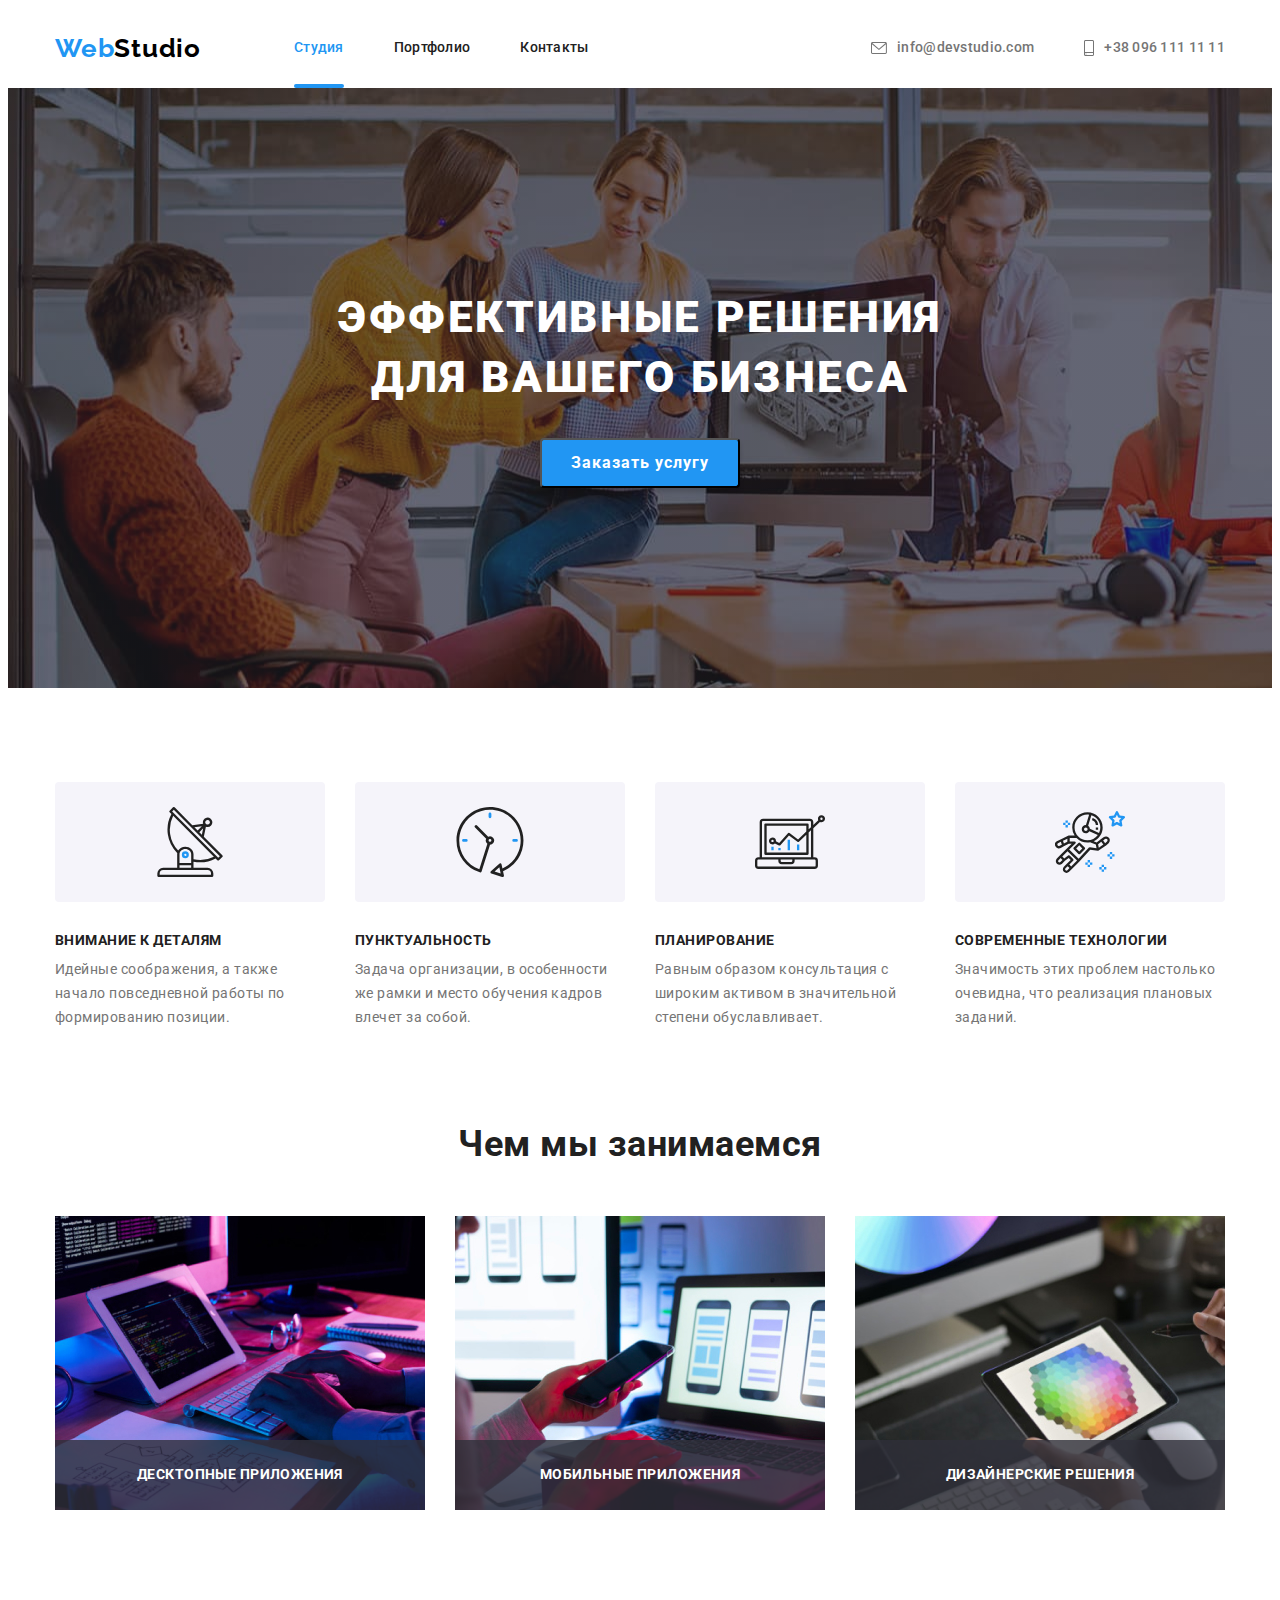
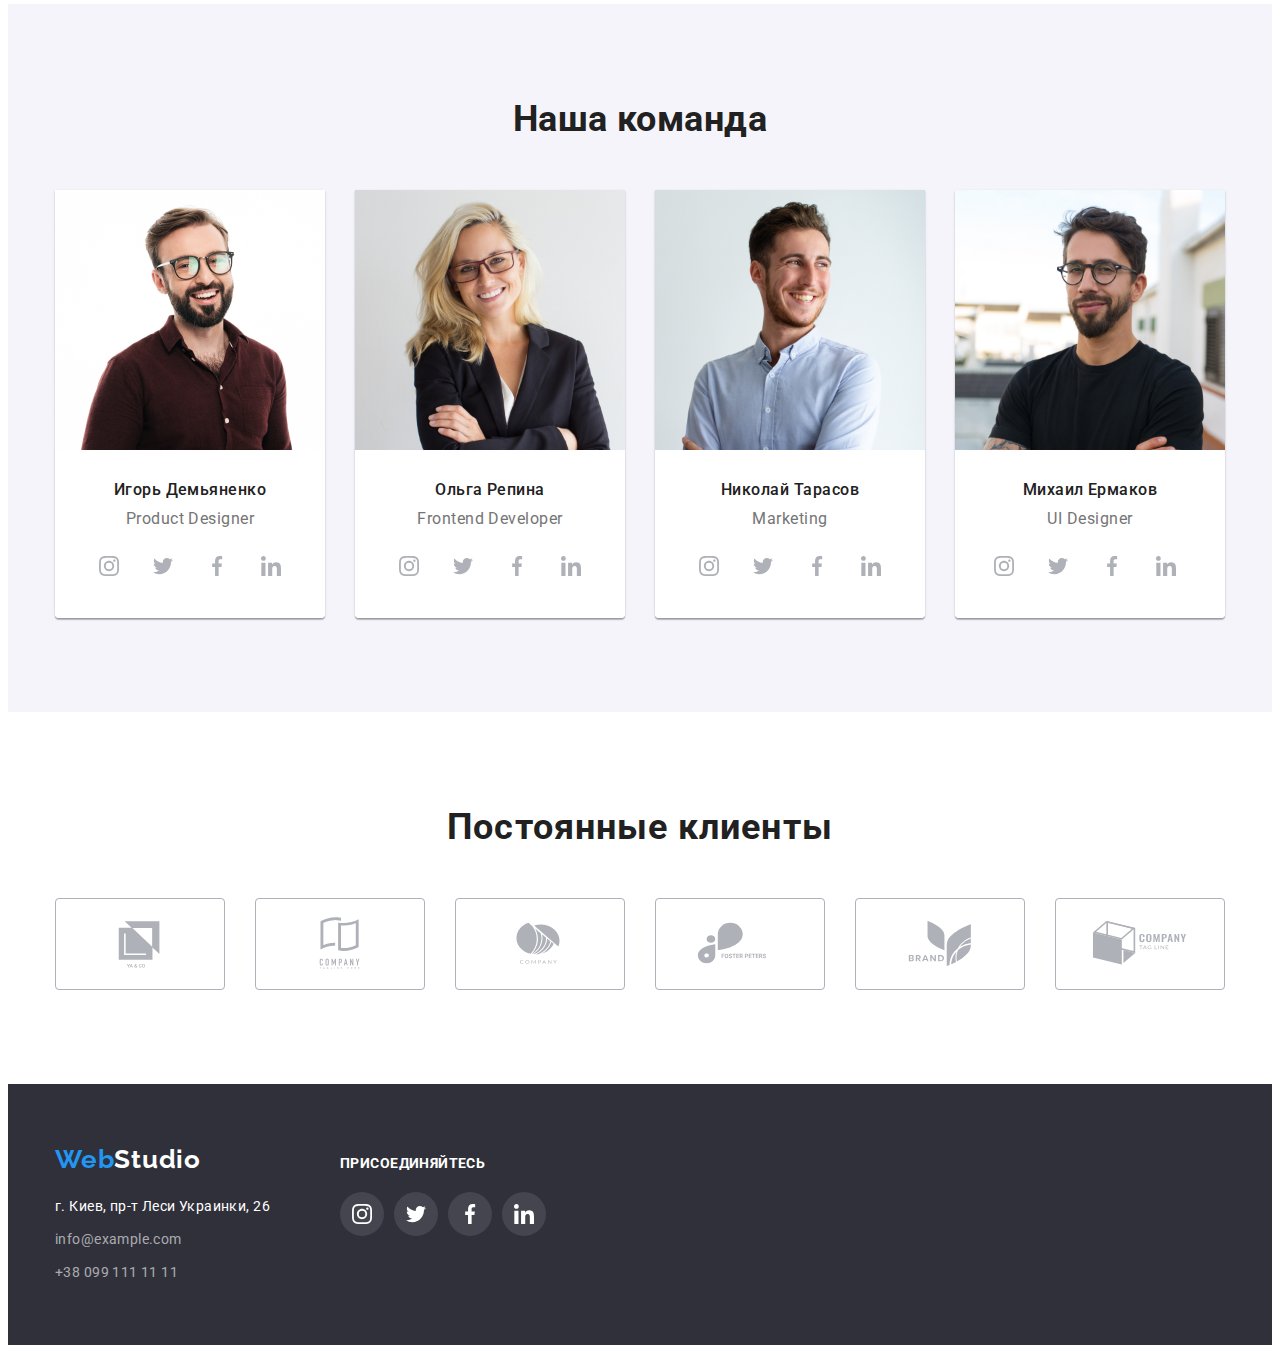
<file: index.html>
<!DOCTYPE html>
<html lang="ru">
  <head>
    <meta charset="UTF-8" />
    <meta http-equiv="X-UA-Compatible" content="IE=edge" />
    <meta name="viewport" content="width=device-width, initial-scale=1.0" />
    <title>Document</title>
    <link
      href="https://fonts.googleapis.com/css2?family=Raleway:wght@700&family=Roboto:wght@400;500;700;900&display=swap"
      rel="stylesheet"
    />
    <link
      rel="stylesheet"
      href="https://cdnjs.cloudflare.com/ajax/libs/modern-normalize/1.1.0/modern-normalize.min.css"
      integrity="sha512-wpPYUAdjBVSE4KJnH1VR1HeZfpl1ub8YT/NKx4PuQ5NmX2tKuGu6U/JRp5y+Y8XG2tV+wKQpNHVUX03MfMFn9Q=="
      crossorigin="anonymous"
      referrerpolicy="no-referrer"
    />
    <link rel="stylesheet" href="./css/styles.css" />
  </head>
  <body>
    <!--header-->
    <header>
      <div class="container header-div">
        <a href="./index.html" class="logo"
          >Web<span class="logo-accent">Studio</span>
        </a>
        <nav class="header-nav">
          <ul class="site-nav list">
            <li class="site-nav-item">
              <a href="./index.html" class="link-nav current">Студия</a>
            </li>
            <li class="site-nav-item">
              <a href="./portfolio.html" class="link-nav">Портфолио</a>
            </li>
            <li class="site-nav-item">
              <a href="/" class="link-nav">Контакты</a>
            </li>
          </ul>
        </nav>

        <ul class="site-nav list adress-nav">
          <li class="site-nav-item">
            <a href="mailto:info@devstudio.com" class="link-nav">
              <svg class="svg-nav" width="16" height="12">
                <use href="./images/symbol-defs.svg#icon-envelope"></use>
              </svg>
              info@devstudio.com</a>
          </li>
          <li class="site-nav-item">
            <a href="tel:+380961111111" class="link-nav">
              <svg class="svg-nav" width="10" height="16">
                <use href="./images/symbol-defs.svg#icon-smartphone"></use>
              </svg>
              +38 096 111 11 11</a>
          </li>
        </ul>
      </div>
    </header>

    <main>
      <!--hero-->
      <section class="hero">
        <div class="container">
          <h1 class="hero-title">
            Эффективные решения <br />
            для вашего бизнеса
          </h1>
          <button class="button" data-modal-open>Заказать услугу</button>
        </div>
      </section>

      <!--Характеристики-->

      <section class="about">
        <div class="container">
          <h2 class="visually-hidden">Характеристики</h2>
          <ul class="about-list list">
            <li class="about-item">
              <div class="about-logo">
                <svg class="about-icons">
                  <use href="./images/symbol-defs.svg#icon-antenna"></use>
                </svg>
              </div>
              <h3 class="about-title">Внимание к деталям</h3>
              <p class="about-description">
                Идейные соображения, а также начало повседневной работы по
                формированию позиции.
              </p>
            </li>
            <li class="about-item">
              <div class="about-logo">
                <svg class="about-icons">
                  <use href="./images/symbol-defs.svg#icon-clock"></use>
                </svg>
              </div>
              <h3 class="about-title">Пунктуальность</h3>
              <p class="about-description">
                Задача организации, в особенности же рамки и место обучения
                кадров влечет за собой.
              </p>
            </li>
            <li class="about-item">
              <div class="about-logo">
                <svg class="about-icons">
                  <use href="./images/symbol-defs.svg#icon-diagram"></use>
                </svg>
              </div>
              <h3 class="about-title">Планирование</h3>
              <p class="about-description">
                Равным образом консультация с широким активом в значительной
                степени обуславливает.
              </p>
            </li>
            <li class="about-item">
              <div class="about-logo">
                <svg class="about-icons">
                  <use href="./images/symbol-defs.svg#icon-astronaut"></use>
                </svg>
              </div>
              <h3 class="about-title">Современные технологии</h3>
              <p class="about-description">
                Значимость этих проблем настолько очевидна, что реализация
                плановых заданий.
              </p>
            </li>
          </ul>
        </div>
      </section>

      <!--Занятия-->
      <section class="work">
        <div class="container">
          <h2 class="work-title">Чем мы занимаемся</h2>
          <ul class="work-list list">
            <li class="work-list-item">
              <img src="./images/hands.jpg" alt="Набор текста" width="370" />
              <h3 class="work-description">Десктопные приложения</h3>
            </li>

            <li class="work-list-item">
              <img
                src="./images/phone.jpg"
                alt="Оптимизация на телефоне"
                width="370"
              />
              <h3 class="work-description">Мобильные приложения</h3>
            </li>

            <li class="work-list-item">
              <img src="./images/colour.jpg" alt="Цветорая гамма" width="370" />
              <h3 class="work-description">Дизайнерские решения</h3>
            </li>
          </ul>
        </div>
      </section>

      <!--Команда-->
      <section class="team">
        <div class="container">
          <h2 class="team-title">Наша команда</h2>
          <ul class="team-list list">
            <li class="team-item">
              <img
                src="./images/igor.jpg"
                alt="Игорь Демьяненко"
                width="270"
                class="img"/>
              <div class="about-team">
                <h3 class="team-name">Игорь Демьяненко</h3>
                <p class="team-work">Product Designer</p>
                <ul class="team-soc list">
                  <li class="team-soc-item">
                    <a href="" class="team-soc-link">
                      <svg class="team-svg" width="20" height="20">
                        <use href="./images/symbol-defs.svg#icon-instagram-footer"></use>
                      </svg>
                    </a>
                  </li>
                  <li class="team-soc-item">
                    <a href="" class="team-soc-link">
                      <svg class="team-svg" width="20" height="20">
                        <use href="./images/symbol-defs.svg#icon-twitter"></use>
                      </svg>
                    </a>
                  </li>
                  <li class="team-soc-item">
                    <a href="" class="team-soc-link">
                      <svg class="team-svg" width="20" height="20">
                        <use href="./images/symbol-defs.svg#icon-facebook"></use>
                      </svg>
                    </a>
                  </li>
                  <li class="team-soc-item">
                    <a href="" class="team-soc-link">
                      <svg class="team-svg" width="20" height="20">
                        <use href="./images/symbol-defs.svg#icon-linkedin"></use>
                      </svg>
                    </a>
                  </li>
                </ul>
              </div>
            </li>
            <li class="team-item">
              <img
                src="./images/olha.jpg"
                alt="Ольга Репина"
                width="270"
                class="img" />
             
              <div class="about-team">
                <h3 class="team-name">Ольга Репина</h3>
                <p class="team-work">Frontend Developer</p>
                <ul class="team-soc list">
                  <li class="team-soc-item">
                    <a href="" class="team-soc-link">
                      <svg class="team-svg" width="20" height="20">
                        <use href="./images/symbol-defs.svg#icon-instagram-footer"></use>
                      </svg>
                    </a>
                    </a>
                  </li>
                  <li class="team-soc-item">
                    <a href="" class="team-soc-link">
                      <svg class="team-svg" width="20" height="20">
                        <use href="./images/symbol-defs.svg#icon-twitter"></use>
                      </svg>
                    </a>
                  </li>
                  <li class="team-soc-item">
                    <a href="" class="team-soc-link">
                      <svg class="team-svg" width="20" height="20">
                        <use href="./images/symbol-defs.svg#icon-facebook"></use>
                      </svg>
                    </a>
                  </li>
                  <li class="team-soc-item">
                    <a href="" class="team-soc-link">
                      <svg class="team-svg" width="20" height="20">
                        <use href="./images/symbol-defs.svg#icon-linkedin"></use>
                      </svg>
                    </a>
                  </li>
                </ul>
              </div>
            </li>
            <li class="team-item">
              <img
                src="./images/nikolai.jpg"
                alt="Николай Тарасов"
                width="270"
                class="img"
              />
              <div class="about-team">
                <h3 class="team-name">Николай Тарасов</h3>
                <p class="team-work">Marketing</p>
                <ul class="team-soc list">
                  <li class="team-soc-item">
                    <a href="" class="team-soc-link">
                      <svg class="team-svg" width="20" height="20">
                        <use href="./images/symbol-defs.svg#icon-instagram-footer"></use>
                      </svg>
                    </a>
                  </li>
                  <li class="team-soc-item">
                    <a href="" class="team-soc-link">
                      <svg class="team-svg" width="20" height="20">
                        <use href="./images/symbol-defs.svg#icon-twitter"></use>
                      </svg>
                    </a>
                  </li>
                  <li class="team-soc-item">
                    <a href="" class="team-soc-link">
                      <svg class="team-svg" width="20" height="20">
                        <use href="./images/symbol-defs.svg#icon-facebook"></use>
                      </svg>
                    </a>
                  </li>
                  <li class="team-soc-item">
                    <a href="" class="team-soc-link">
                      <svg class="team-svg" width="20" height="20">
                        <use href="./images/symbol-defs.svg#icon-linkedin"></use>
                      </svg>
                    </a>
                  </li>
                </ul>
              </div>
            </li>
            <li class="team-item">
              <img src="./images/mykhailo.jpg" alt="Михаил Ермаков" width="270"
                class="img"/>
              <div class="about-team">
                <h3 class="team-name">Михаил Ермаков</h3>
                <p class="team-work">UI Designer</p>
                <ul class="team-soc list">
                  <li class="team-soc-item">
                    <a href="" class="team-soc-link">
                      <svg class="team-svg" width="20" height="20">
                        <use href="./images/symbol-defs.svg#icon-instagram-footer"></use>
                      </svg>
                    </a>
                  </li>
                  <li class="team-soc-item">
                    <a href="" class="team-soc-link">
                      <svg class="team-svg" width="20" height="20">
                        <use href="./images/symbol-defs.svg#icon-twitter"></use>
                      </svg>
                    </a>
                  </li>
                  <li class="team-soc-item">
                    <a href="" class="team-soc-link">
                      <svg class="team-svg" width="20" height="20">
                        <use href="./images/symbol-defs.svg#icon-facebook"></use>
                      </svg>
                    </a>
                  </li>
                  <li class="team-soc-item">
                    <a href="" class="team-soc-link">
                      <svg class="team-svg" width="20" height="20">
                        <use href="./images/symbol-defs.svg#icon-linkedin"></use>
                      </svg>
                    </a>
                  </li>
                  <li class="team-soc-item">
                    <a href=""></a>
                  </li>
                </ul>
              </div>
            </li>
          </ul>
        </div>
      </section>

      <!-- CLIENTS -->
      <section class="clients-section">
        <div class="container">
          <h2 class="clients">Постоянные клиенты</h2>
          <ul class="clients-logo list">
            <li class="clients-list">
              <a href="" class="clients-item">
                <svg class="logo-company">
                  <use href="./images/symbol-defs.svg#icon-logo1"></use>
                </svg>
              </a>
            </li>
            <li class="clients-list">
              <a href="" class="clients-item">
                <svg class="logo-company">
                  <use href="./images/symbol-defs.svg#icon-logo2"></use>
                </svg>
              </a>
            </li>
            <li class="clients-list">
              <a href="" class="clients-item">
                <svg class="logo-company">
                  <use href="./images/symbol-defs.svg#icon-logo3"></use>
                </svg>
              </a>
            </li>
            <li class="clients-list">
              <a href="" class="clients-item">
                <svg class="logo-company">
                  <use href="./images/symbol-defs.svg#icon-logo4"></use>
                </svg>
              </a>
            </li>
            <li class="clients-list">
              <a href="" class="clients-item">
                <svg class="logo-company">
                  <use href="./images/symbol-defs.svg#icon-logo5"></use>
                </svg>
              </a>
            </li>
            <li class="clients-list">
              <a href="" class="clients-item">
                <svg class="logo-company">
                  <use href="./images/symbol-defs.svg#icon-logo6"></use>
                </svg>
              </a>
            </li>
          </ul>
        </div>
      </section>
    </main>

    <footer class="footer footer-main">
      <div class="container">
        <div class="adress-go">
          <a href="./index.html" class="logo footer-logo"
            >Web<span class="logo-accent-footer">Studio</span>
          </a>
          <address>
            <p class="footer-adress">г. Киев, пр-т Леси Украинки, 26</p>
            <a href="mailto:info@example.com" class="footer-link"
              >info@example.com</a>
            <a href="tel:+380991111111" class="footer-link"> +38 099 111 11 11</a>
          </address>
        </div>
        <div class="links-go">
          <h2 class="footer-go">присоединяйтесь</h2>
          <ul class="footer-list list">
            <li class="footer-item">
              <a href="" class="footer-link-soc">
                <svg class="footer-svg" width="20" height="20">
                  <use href="./images/symbol-defs.svg#icon-instagram-footer"></use> 
                </svg>
              </a>
            </li>
            <li class="footer-item">
              <a href="" class="footer-link-soc">
                <svg class="footer-svg" width="20" height="20">
                  <use href="./images/symbol-defs.svg#icon-twitter-footer"></use> 
                </svg>
              </a>
            </li>
            <li class="footer-item">
              <a href="" class="footer-link-soc">
                <svg class="footer-svg" width="20" height="20">
                  <use href="./images/symbol-defs.svg#icon-facebook-footer"></use> 
                </svg>
              </a>
            </li>
            <li class="footer-item">
              <a href="" class="footer-link-soc">
                <svg class="footer-svg" width="20" height="20">
                  <use href="./images/symbol-defs.svg#icon-linkedin-footer"></use> 
                </svg>
              </a>
            </li>
          </ul>
        </div>
      </div>
    </footer>
    <div class="backdrop is-hidden" data-modal>
      <div class="modal">
        <button type="button" class="close-btn" data-modal-close>
          <svg class="close-button"  width="30" height="30">
            <use href="./images/symbol-defs2.svg#icon-close"></use>
          </svg>
        </button>
      </div>
    </div>
      
  <script src="./js/modal.js"></script>
  </body>
</html>
</file>
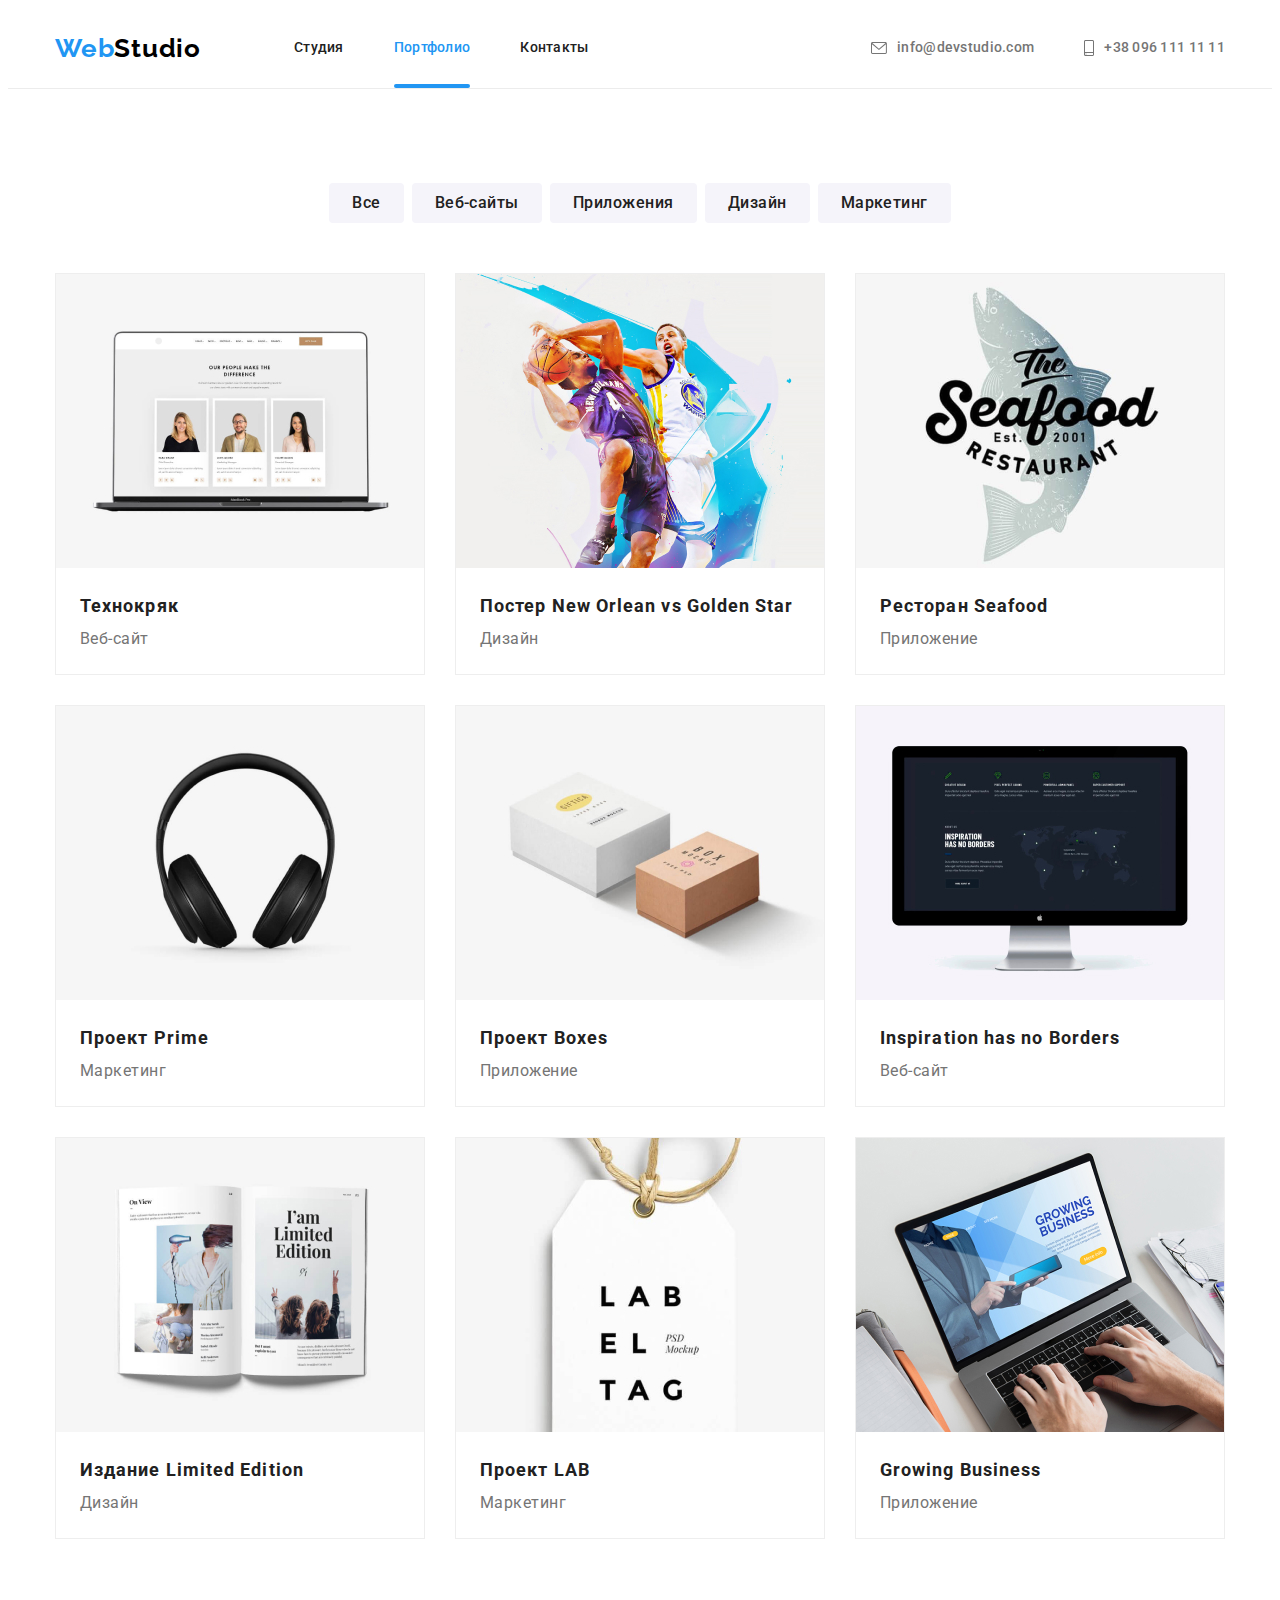
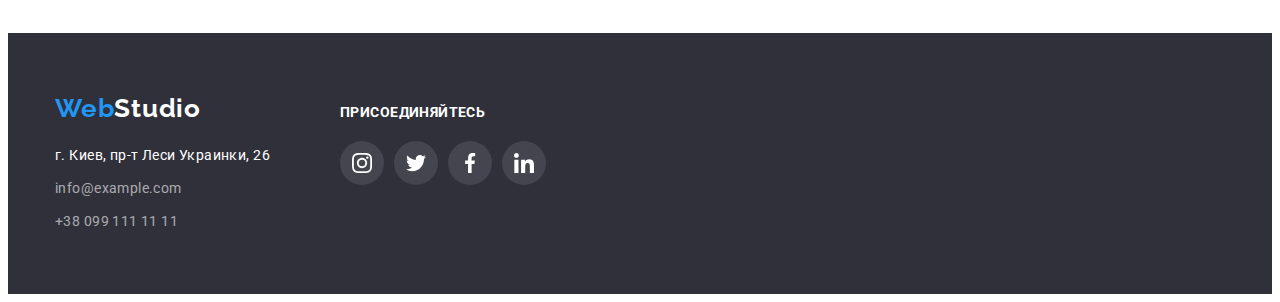
<file: portfolio.html>
<!DOCTYPE html>
<html lang="ru">
  <head>
    <meta charset="UTF-8" />
    <meta http-equiv="X-UA-Compatible" content="IE=edge" />
    <meta name="viewport" content="width=device-width, initial-scale=1.0" />
    <title>Document</title>
    <link rel="stylesheet" href="./css/styles.css" />
    <link
      href="https://fonts.googleapis.com/css2?family=Raleway:wght@700&family=Roboto:wght@400;500;700;900&display=swap"
      rel="stylesheet"
    />
  </head>
  <body>
    <!--header-->
    <header class="border">
      <div class="container header-div">
        <a href="./index.html" class="logo"
          >Web<span class="logo-accent">Studio</span>
        </a>
        <nav class="header-nav">
          <ul class="site-nav list">
            <li class="site-nav-item">
              <a href="./index.html" class="link-nav">Студия</a>
            </li>
            <li class="site-nav-item">
              <a href="./portfolio.html" class="link-nav current">Портфолио</a>
            </li>
            <li class="site-nav-item">
              <a href="/" class="link-nav">Контакты</a>
            </li>
          </ul>
        </nav>

        <ul class="site-nav list adress-nav">
          <li class="site-nav-item">
            <a href="mailto:info@devstudio.com" class="link-nav">
              <svg class="svg-nav" width="16" height="12">
                <use href="./images/symbol-defs.svg#icon-envelope"></use>
              </svg>
              info@devstudio.com</a
            >
          </li>
          <li class="site-nav-item">
            <a href="tel:+380961111111" class="link-nav">
              <svg class="svg-nav" width="10" height="16">
                <use href="./images/symbol-defs.svg#icon-smartphone"></use>
              </svg>
              +38 096 111 11 11</a
            >
          </li>
        </ul>
      </div>
    </header>

    <!--main-->
    <main>
      <section class="portfolio">
        <h1 class="visually-hidden">Портфолио</h1>
        <div class="container filter">
          <ul class="list filter-list">
            <li class="button-list">
              <button type="button" class="button-filter">Все</button>
            </li>
            <li class="button-list">
              <button type="button" class="button-filter">Веб-сайты</button>
            </li>
            <li class="button-list">
              <button type="button" class="button-filter">Приложения</button>
            </li>
            <li class="button-list">
              <button type="button" class="button-filter">Дизайн</button>
            </li>
            <li class="button-list">
              <button type="button" class="button-filter">Маркетинг</button>
            </li>
          </ul>
        </div>

        <div class="container">
          <ul class="portfolio-list list">
            <li class="portfolio-item">
              <div class="cards-portfolio">
                <img src="./images/tekhnokryak.jpg" alt="Технокряк" width="370" />
                <p class="descr-overlay">Ресурс предлагает комплексные предложения с разным уровнем функционала и сервисов. Все это
                  позволит посетителю получить
                  исчерпывающие сведения о компании или частном лице.</p>
              </div> 
              <div class="list-name">
                <h2 class="portfolio-title">Технокряк</h2>
                <p class="portfolio-name">Веб-сайт</p>
              </div>
              
            </li>
            <li class="portfolio-item">
              <div class="cards-portfolio">
                <img src="./images/poster.jpg" alt="Постер" width="370" />
                <p class="descr-overlay">Ресурс предлагает комплексные предложения с разным уровнем функционала и сервисов. Все это
                  позволит посетителю получить
                  исчерпывающие сведения о компании или частном лице.
                </p>
              </div>
              <div class="list-name">
                <h2 class="portfolio-title">
                  Постер New Orlean vs Golden Star
                </h2>
                <p class="portfolio-name">Дизайн</p>
              </div>
             
            </li>
            <li class="portfolio-item">
              <div class="cards-portfolio">
                <img src="./images/seafood.jpg" alt="Логотип ресторана" width="370" />
                <p class="descr-overlay">Ресурс предлагает комплексные предложения с разным уровнем функционала и сервисов. Все это
                  позволит посетителю получить
                  исчерпывающие сведения о компании или частном лице.
                </p>
              </div>
              <div class="list-name">
                <h2 class="portfolio-title">Ресторан Seafood</h2>
                <p class="portfolio-name">Приложение</p>
              </div>
             
            </li>
            <li class="portfolio-item">
              <div class="cards-portfolio">
                <img src="./images/headphone.jpg" alt="Навушники" width="370" />
                <p class="descr-overlay">Ресурс предлагает комплексные предложения с разным уровнем функционала и сервисов. Все это
                  позволит посетителю получить
                  исчерпывающие сведения о компании или частном лице.
                </p>
              </div>
              <div class="list-name">
                <h2 class="portfolio-title">Проект Prime</h2>
                <p class="portfolio-name">Маркетинг</p>
              </div>
             
            </li>
            <li class="portfolio-item">
              <div class="cards-portfolio">
                <img src="./images/boxes.jpg" alt="Коробки" width="370" />
                <p class="descr-overlay">Ресурс предлагает комплексные предложения с разным уровнем функционала и сервисов. Все это
                  позволит посетителю получить
                  исчерпывающие сведения о компании или частном лице.
                </p>
              </div>
              <div class="list-name">
                <h2 class="portfolio-title">Проект Boxes</h2>
                <p class="portfolio-name">Приложение</p>
              </div>
              
            </li>
            <li class="portfolio-item">
              <div class="cards-portfolio">
                <img src="./images/monitor.jpg" alt="Монітор" width="370" />
                <p class="descr-overlay">Ресурс предлагает комплексные предложения с разным уровнем функционала и сервисов. Все это
                  позволит посетителю получить
                  исчерпывающие сведения о компании или частном лице.
                </p>
              </div>
              <div class="list-name">
                <h2 class="portfolio-title">Inspiration has no Borders</h2>
                <p class="portfolio-name">Веб-сайт</p>
              </div>
            
            </li>
            <li class="portfolio-item">
              <div class="cards-portfolio">
                <img src="./images/edition.jpg" alt="Журнал" width="370" /> 
                <p class="descr-overlay">Ресурс предлагает комплексные предложения с разным уровнем функционала и сервисов. Все это
                  позволит посетителю получить
                  исчерпывающие сведения о компании или частном лице.
                </p>
              </div>
              <div class="list-name">
                <h2 class="portfolio-title">Издание Limited Edition</h2>
                <p class="portfolio-name">Дизайн</p>
              </div>
              
            </li>
            <li class="portfolio-item">
              <div class="cards-portfolio">
                <img src="./images/lab.jpg" alt="Проект ЛАБ" width="370" />
                <p class="descr-overlay">Ресурс предлагает комплексные предложения с разным уровнем функционала и сервисов. Все это
                  позволит посетителю получить
                  исчерпывающие сведения о компании или частном лице.
                </p>
              </div>
              <div class="list-name">
                <h2 class="portfolio-title">Проект LAB</h2>
                <p class="portfolio-name">Маркетинг</p>
              </div>
             
            </li>
            <li class="portfolio-item">
              <div class="cards-portfolio">
                <img src="./images/business.jpg" alt="Ноутбук" width="370" />
                <p class="descr-overlay">Ресурс предлагает комплексные предложения с разным уровнем функционала и сервисов. Все это
                  позволит посетителю получить
                  исчерпывающие сведения о компании или частном лице.</p>
              </div>
              <div class="list-name">
                <h2 class="portfolio-title">Growing Business</h2>
                <p class="portfolio-name">Приложение</p>
              </div>
            </li>
          </ul>
        </div>
      </section>
    </main>

    <!--footer-->
    <footer class="footer footer-main">
      <div class="container">
        <div class="adress-go">
          <a href="./index.html" class="logo footer-logo"
            >Web<span class="logo-accent-footer">Studio</span>
          </a>
          <address>
            <p class="footer-adress">г. Киев, пр-т Леси Украинки, 26</p>
            <a href="mailto:info@example.com" class="footer-link"
              >info@example.com</a
            >
            <a href="tel:+380991111111" class="footer-link">
              +38 099 111 11 11</a
            >
          </address>
        </div>
        <div class="links-go">
          <h2 class="footer-go">присоединяйтесь</h2>
          <ul class="footer-list list">
            <li class="footer-item">
              <a href="" class="footer-link-soc">
                <svg class="footer-svg" width="20" height="20">
                  <use
                    href="./images/symbol-defs.svg#icon-instagram-footer"
                  ></use>
                </svg>
              </a>
            </li>
            <li class="footer-item">
              <a href="" class="footer-link-soc">
                <svg class="footer-svg" width="20" height="20">
                  <use
                    href="./images/symbol-defs.svg#icon-twitter-footer"
                  ></use>
                </svg>
              </a>
            </li>
            <li class="footer-item">
              <a href="" class="footer-link-soc">
                <svg class="footer-svg" width="20" height="20">
                  <use
                    href="./images/symbol-defs.svg#icon-facebook-footer"
                  ></use>
                </svg>
              </a>
            </li>
            <li class="footer-item">
              <a href="" class="footer-link-soc">
                <svg class="footer-svg" width="20" height="20">
                  <use
                    href="./images/symbol-defs.svg#icon-linkedin-footer"
                  ></use>
                </svg>
              </a>
            </li>
          </ul>
        </div>
      </div>
    </footer>
    
  </body>
</html>
</file>
<file: css/styles.css>
:root {
  --color-text-tittle: #212121;
  --color-text-section: #757575;
  --color-main-bgd: #2f303a;
  --accent-color: #2196f3;
  --base-color: #ffffff;
  --time: cubic-bezier(0.4, 0, 0.2, 1);
}

* {
  box-sizing: border-box;
}

body {
  font-family: "Roboto", "Tahoma", sans-serif;
  letter-spacing: 0.03em;
  background-color: var(--base-color);
  color: var(--color-text-section);
}

.visually-hidden {
  position: absolute;
  white-space: nowrap;
  width: 1px;
  height: 1px;
  overflow: hidden;
  border: 0;
  padding: 0;
  clip: rect(0 0 0 0);
  clip-path: inset(50%);
  margin: -1px;
}

.container {
  width: 1200px;
  padding-left: 15px;
  padding-right: 15px;
  margin: 0 auto;
}

h1,
h2,
h3,
h4,
h5,
h6,
p,
ul {
  margin: 0;
}

.list {
  list-style: none;
  margin: 0;
  padding: 0;
}

a {
  cursor: pointer;
}

img {
  display: block;
}
/* ----------------------HEADER------------------------------ */
.logo {
  font-family: "Raleway", "Oleo Script", sans-serif;
  font-weight: 700;
  font-size: 26px;
  line-height: 1.19;
  letter-spacing: 0.03em;
  color: var(--accent-color);
  text-decoration: none;
}

.logo-accent {
  color: #000000;
}

/* .section-tittle {
  color: var(--color-text-tittle);
} */

.svg-nav {
  margin-right: 10px;
  fill: currentColor;
}

.link-nav {
 
  display: flex;
  align-items: center;
  padding-top: 32px;
  padding-bottom: 32px;
  color: var(--color-text-tittle);
  font-family: "Roboto", "Tahoma", sans-serif;
  font-weight: 500;
  font-size: 14px;
  line-height: 1.14;
  letter-spacing: 0.02em;
  text-decoration: none;
  transition: color 250ms var(--time), fill 250ms var(--time)

}

.adress-nav .link-nav {
  color: var(--color-text-section);
}

.link-nav:hover,
.link-nav:focus {
  color: var(--accent-color);
  fill: var(--accent-color);
}

.header-nav .site-nav {
  margin-left: 93px;
}

.site-nav .link-nav.current {
  color: var(--accent-color);
}
.current {
  position: relative;
}

.current::after {
  content: "";
  position: absolute;
  display: block;
  background-color: var(--accent-color);
  width: 100%;
  height: 4px;
  border-radius: 2px;
  bottom: 0;
  left: 0;
}

.site-nav .site-nav-item + .site-nav-item {
  margin-left: 50px;
}

.header-div,
.site-nav {
  display: flex;
  align-items: center;
}

.site-nav.adress-nav {
  margin-left: auto;
}

/* ------------------------HERO---------------- */

.hero {
  background-color: var(--color-main-bgd);
  display: flex;
  text-align: center;
  padding-top: 200px;
  padding-bottom: 200px;
  background-image: linear-gradient(
      to right,
      rgba(47, 48, 58, 0.4),
      rgba(47, 48, 58, 0.4)
    ),
    url(../images/hero.jpg);
  max-width: 1600px;
  margin-left: auto;
  margin-right: auto;
}

.hero-title {
  margin-bottom: 30px;
  font-weight: 900;
  font-size: 44px;
  line-height: 1.36;
  letter-spacing: 0.06em;
  text-transform: uppercase;
  color: var(--base-color);
  text-align: center;
}

.about-list .about-item + .about-item {
  margin-left: 30px;
}

.button {
  font-family: "Roboto", "Tahoma", sans-serif;
  font-weight: 700;
  font-size: 16px;
  line-height: 1.88;
  width: 200px;
  height: 50px;
  letter-spacing: 0.06em;
  color: var(--base-color);
  background-color: var(--accent-color);
  cursor: pointer;
  box-shadow: 0px 4px 4px rgba(0, 0, 0, 0.15);
  border-radius: 4px;
}

/* ----------------------ABOUT------------------- */

.about {
  padding-top: 94px;
  padding-bottom: 94px;
}

.about-item {
  max-width: 270px;
}

.about-list {
  display: flex;
}
.about-title {
  font-weight: 700;
  font-size: 14px;
  line-height: 16px;
  text-transform: uppercase;
  color: var(--color-text-tittle);
  margin-bottom: 10px;
}

.about-description {
  font-size: 14px;
  line-height: 1.71;
  max-width: 270px;
}

.about-logo {
  background-color: #f5f4fa;
  border-radius: 4px;
  display: flex;
  height: 120px;
  justify-content: center;
  align-items: center;
  margin-bottom: 30px;
}

.about-icons {
  width: 70px;
  height: 70px;
}

/* ------------------WORK-------------------- */

.work {
  padding-bottom: 94px;
}

.work-title {
  font-size: 36px;
  line-height: 1.17;
  color: var(--color-text-tittle);
  text-align: center;
  margin-bottom: 50px;
}

.work-list {
  display: flex;
}

.work-list .work-list-item + .work-list-item {
  margin-left: 30px;
}
.work-list-item{
  position: relative;
}

.work-description {
position: absolute;
width: 100%;
height: 70px;
background-color: rgba(47, 48, 58, 0.8);;
bottom: 0;
left: 0;
padding-top: 27px;
padding-bottom: 27px;
font-size: 14px;
line-height: 1.14;
text-align: center;
letter-spacing: 0.03em;
text-transform: uppercase;
color: #ffffff;
}


/* ----------------------TEAM-------------------- */

.team {
  background-color: #f5f4fa;
  padding-top: 94px;
  padding-bottom: 94px;
}

.team-title {
  font-weight: 700;
  font-size: 36px;
  line-height: 1.17;
  color: var(--color-text-tittle);
  text-align: center;
  margin-bottom: 50px;
}

.team-list {
  display: flex;
}

.team-list .team-item + .team-item {
  margin-left: 30px;
}

.team-item {
  border-radius: 0px 0px 4px 4px;
  box-shadow: 0px 1px 3px rgba(0, 0, 0, 0.12), 0px 1px 1px rgba(0, 0, 0, 0.14),
    0px 2px 1px rgba(0, 0, 0, 0.2);
  
}

.team-name {
  font-weight: 500;
  font-size: 16px;
  line-height: 1.19;
  color: var(--color-text-tittle);
  text-align: center;
  margin-bottom: 10px;
}

.team-work {
  font-size: 16px;
  line-height: 1.19;
  text-align: center;
}

.about-team {
  padding-top: 30px;
  padding-bottom: 30px;
  background-color: #FFFFFF;
  border-radius: 0px 0px 4px 4px;
}

.team-soc {
  display: flex;
  justify-content: center;
  margin-top: 16px;
  
}

.team-soc-link {
  display: flex;
  justify-content: center;
  align-items: center;
  width: 44px;
  height: 44px;
  background-color: #FFFFFF;
  border-radius: 50%;
  color: #AFB1B8;
  transition: background-color 250ms var(--time), color 250ms var(--time);
  }
  
  .team-svg {
  fill: currentColor;
 } 

.team-soc-link:hover,
.team-soc-link:focus {
  background-color: var(--accent-color);
  color: #FFFFFF;
  }

.team-soc-item + .team-soc-item {
  margin-left: 10px;
}



/* ------------------CLIENTS------------------- */

.clients-section {
  padding-top: 94px;
  padding-bottom: 94px;
}

.clients {
  font-size: 36px;
  line-height: 1.17;
  text-align: center;
  letter-spacing: 0.03em;
  color: var(--color-text-tittle);
  margin-bottom: 50px;
}

.clients-logo {
  display: flex;
  margin: 0 auto;
}

.clients-item {
  display: flex;
  justify-content: center;
  align-items: center;
  width: 170px; 
  height: 92px;
  border: 1px solid #afb1b8;
  box-sizing: border-box;
  border-radius: 4px;
  color: #afb1b8;
  transition: border 250ms var(--time), color 250ms var(--time);

}

.clients-item:hover,
.clients-item:focus {
  border: 1px solid #2196f3;
  color: var(--accent-color);
}

.clients-list + .clients-list {
  margin-left: 30px;
}

.logo-company {
  width: 106px;
  height: 60px;
  fill: currentColor;
  transition: fill 250ms var(--time);
}

.logo-company:hover,
.logo-company:focus {
  fill: var(--accent-color);
}

/* -----------------FOOTER------------------------ */

.footer {
  background-color: #2f303a;
}

.footer-logo {
  display: block;
  margin-bottom: 20px;
}

.footer-main {
  padding-top: 60px;
  padding-bottom: 60px;
}

.footer-main>div {
  display: flex;
  align-items: baseline;
}

.adress-go {
  margin-right: 70px;
}


.logo-accent-footer {
  color: var(--base-color);
}
.footer-link,
.footer-adress {
  font-style: normal;
  text-decoration: none;
  font-family: "Roboto", "Tahoma", sans-serif;
  font-weight: 400;
  font-size: 14px;
  line-height: 1.71;
  letter-spacing: 0.03em;
}

.footer-link:not(:last-child) {
  margin-bottom: 9px;
  display: block;
}

.footer-adress {
  color: var(--base-color);
  margin-bottom: 9px;
  margin-top: 0;
}

.footer-link {
  color: rgba(255, 255, 255, 0.6);
  transition: color 250ms var(--time);
}

.footer-link:hover,
.footer-link:focus {
  color: var(--accent-color);
}

.footer-go {
font-size: 14px;
line-height: 1.14;
letter-spacing: 0.03em;
text-transform: uppercase;
color: #FFFFFF;

}

.footer-link-soc {
  display: flex;
  justify-content: center;
  align-items: center;
  border-radius: 50%;
  width: 44px;
  height: 44px;
  background: rgba(255, 255, 255, 0.1);
  color: #ffffff;
  transition: background-color 250ms var(--time);
}

.footer-svg {
  fill: currentColor;
}

.footer-link-soc:hover,
.footer-link-soc:focus {
  background-color: var(--accent-color);
}

.footer-item + .footer-item {
  padding-left: 10px;
}

.footer-list {
  display: flex;
  margin-top: 20px;
}

/* ---------------------PORTFOLIO---------------------- */

.border {
  border-bottom: 1px solid #ececec;
}
.portfolio {
  padding-top: 94px;
  padding-bottom: 94px;
}

.button-filter {
  padding: 6px 22px;
  font-family: "Roboto", "Tahoma", sans-serif;
  font-weight: 500;
  font-size: 16px;
  line-height: 1.63;
  letter-spacing: 0.03em;
  color: var(--color-text-tittle);
  background-color: #f5f4fa;
  cursor: pointer;
  border-radius: 4px;
  border: 1px solid transparent;
  transition: color 250ms var(--time), 
  background-color 250ms var(--time), box-shadow 250ms var(--time);
}

.button-filter:hover,
.button-filter:focus {
  color: var(--base-color);
  background-color: var(--accent-color);
  box-shadow: 0px 3px 1px rgba(0, 0, 0, 0.1), 0px 1px 2px rgba(0, 0, 0, 0.08),
    0px 2px 2px rgba(0, 0, 0, 0.12);
}

.filter-list {
  display: flex;
  justify-content: center;
}

.filter {
  margin-bottom: 50px;
}

.button-list + .button-list {
  margin-left: 8px;
}

.portfolio-list {
  display: flex;
  flex-wrap: wrap;
}

.list-name {
  padding: 20px 24px;
}

.portfolio-title {
  font-weight: 700;
  font-size: 18px;
  line-height: 2;
  letter-spacing: 0.06em;
  color: var(--color-text-tittle);
}

.portfolio-name {
  font-size: 16px;
  line-height: 1.88;
}

.portfolio-item {
  width: 370px;
  margin-right: 30px;
  margin-bottom: 30px;
  border: 1px solid #eeeeee;
  transition: border 250ms var(--time), box-shadow 250ms var(--time);

}

.portfolio-item:hover,
.portfolio-item:focus {
  box-sizing: border-box;
  box-shadow: 0px 1px 1px rgba(0, 0, 0, 0.12), 0px 4px 4px rgba(0, 0, 0, 0.06),
  1px 4px 6px rgba(0, 0, 0, 0.16);
}

.portfolio-item:nth-child(3n) {
  margin-right: 0;
}

.portfolio-item:nth-last-child(-n + 3) {
  margin-bottom: 0;
}

.cards-portfolio {
  position: relative;
  overflow: hidden;
}

/* .cards-portfolio::before {
  content: "";
  position: absolute;
  display: inline-block;
  width: 100%;
  height: 100%;
  background-color: rgba(33, 150, 243, 0.9);
  
  transition: transform 250ms var(--time);
  transform: translateY(100%);
} 

.portfolio-item:hover .cards-portfolio::before {
  transform: translateY(0)
} */

.descr-overlay {
  padding: 63px 24px;
  position: absolute;
  top: 0;
  left: 0;

  width: 100%;
  height: 100%;

  font-size: 18px;
  line-height: 1.56;
  letter-spacing: 0.03em;
  color: #FFFFFF;
  background-color: rgba(33, 150, 243, 0.9);

  transition: transform 250ms var(--time);
  transform: translateY(100%);

}

.portfolio-item:hover .descr-overlay {
  transform: translateY(0);
}

 /* .potrf-overlay {
  position: absolute;
  width: 100%;
  height: 100%;
  top: 0;
  padding: 63px 24px;
  background-color: rgba(33, 150, 243, 0.9);
  opacity: ;
} */

/* .descr-overlay {
  position: absolute;
  font-weight: 400;
  font-size: 18px;
  line-height: 1.56;
  letter-spacing: 0.03em;
  color: #FFFFFF;
  background-color: #000000;
  opacity: 1;
}  */

/* --------------------BACKDROP-------------------------- */

.backdrop {
  position: fixed;
  top: 0;
  width: 100%;
  height: 100%;
  background-color: rgba(0, 0, 0, 0.2);
  transition: opacity 250ms var(--time), 
  visibility 250ms var(--time);
 
}

.backdrop.is-hidden .modal {
  transform: translate(-50%, -50%) scale(0.5);
}

.modal {
  position: absolute;
  top: 50%;
  left: 50%;
  transform: translate(-50%, -50%) scale(1);
  width: 528px;
  min-height: 581px;
  background-color: #FFFFFF;
  box-shadow: 0px 1px 3px rgba(0, 0, 0, 0.12),
  0px 1px 1px rgba(0, 0, 0, 0.14),
  0px 2px 1px rgba(0, 0, 0, 0.2);
  border-radius: 4px;

  transition: transform 250ms var(--time);
}

.close-btn {
  position: absolute;
  top: 8px;
  right: 8px;
  width: 30px;
  height: 30px;
  border-radius: 50%;
  background-color: transparent;
  border: none;
  padding: 0;
  cursor: pointer; 
 }

 .is-hidden {
   opacity: 0;
   pointer-events: none;
   visibility: hidden;
 }
</file>
